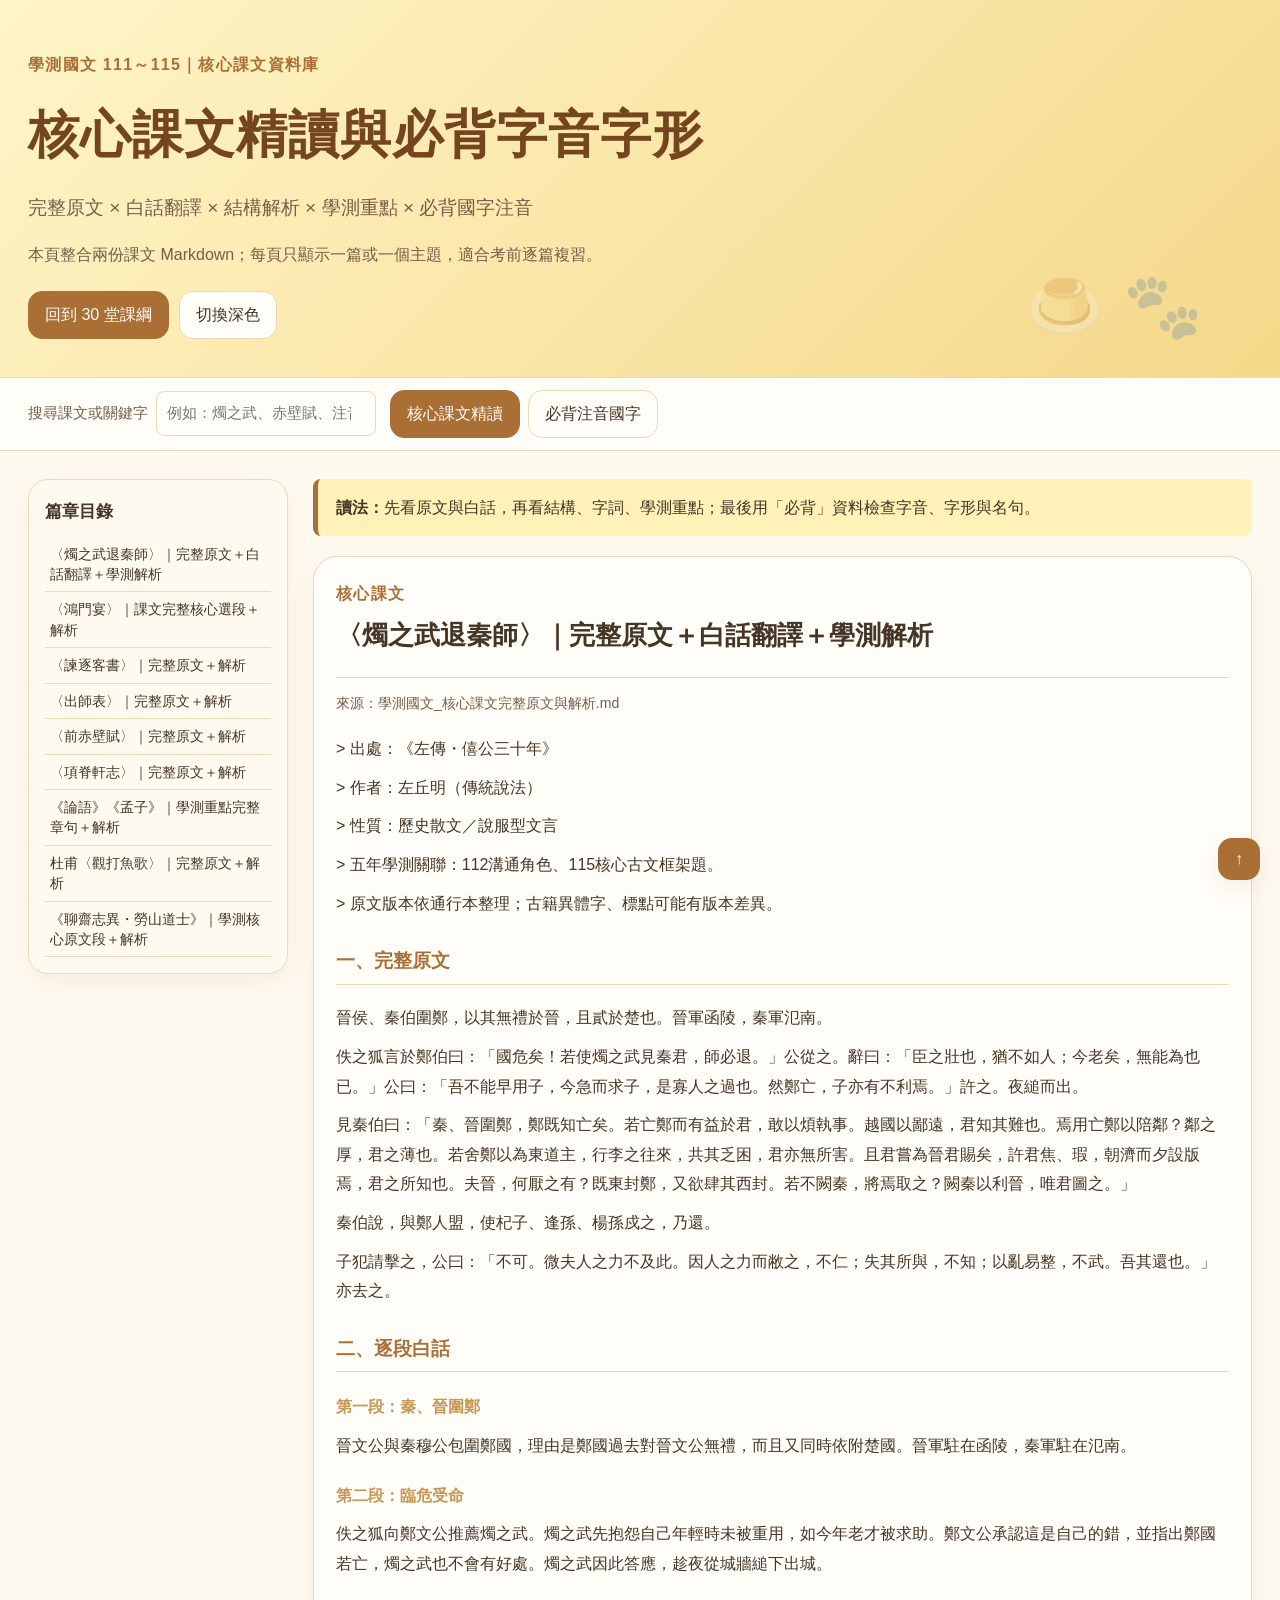
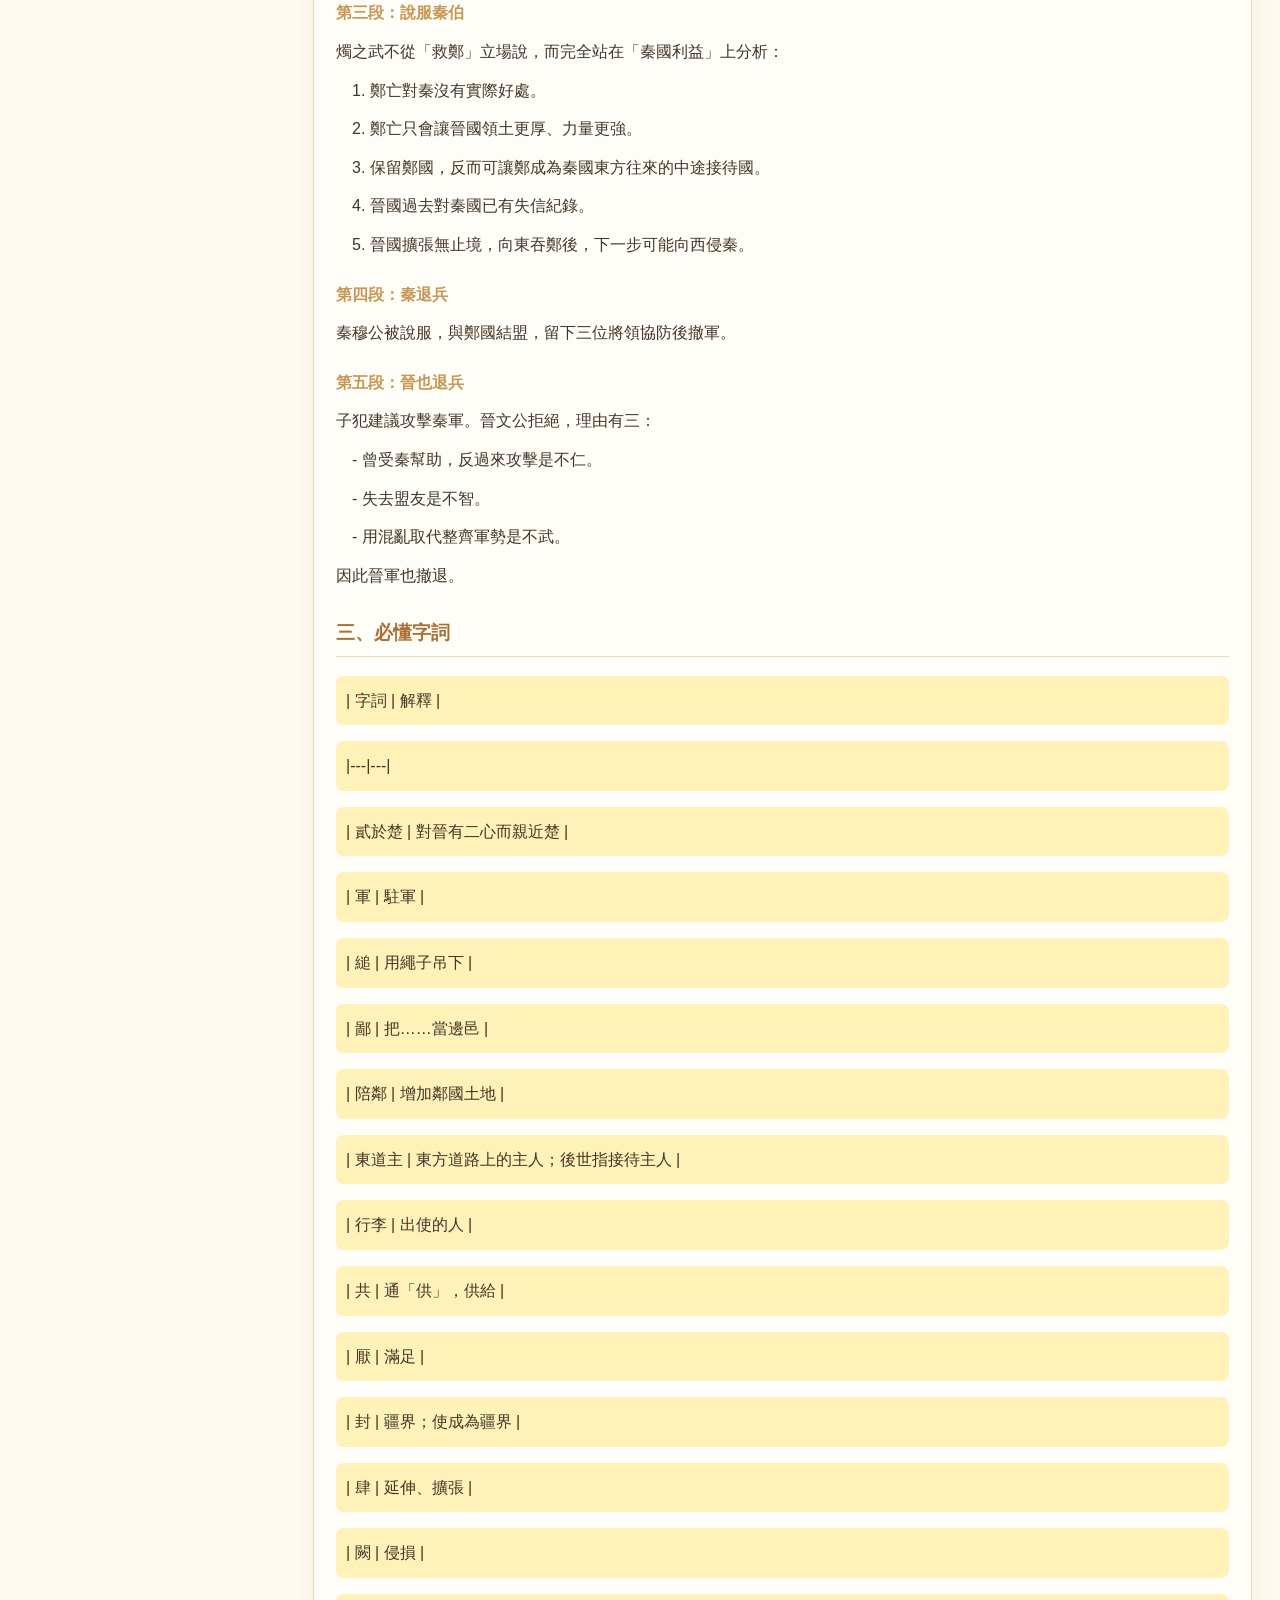
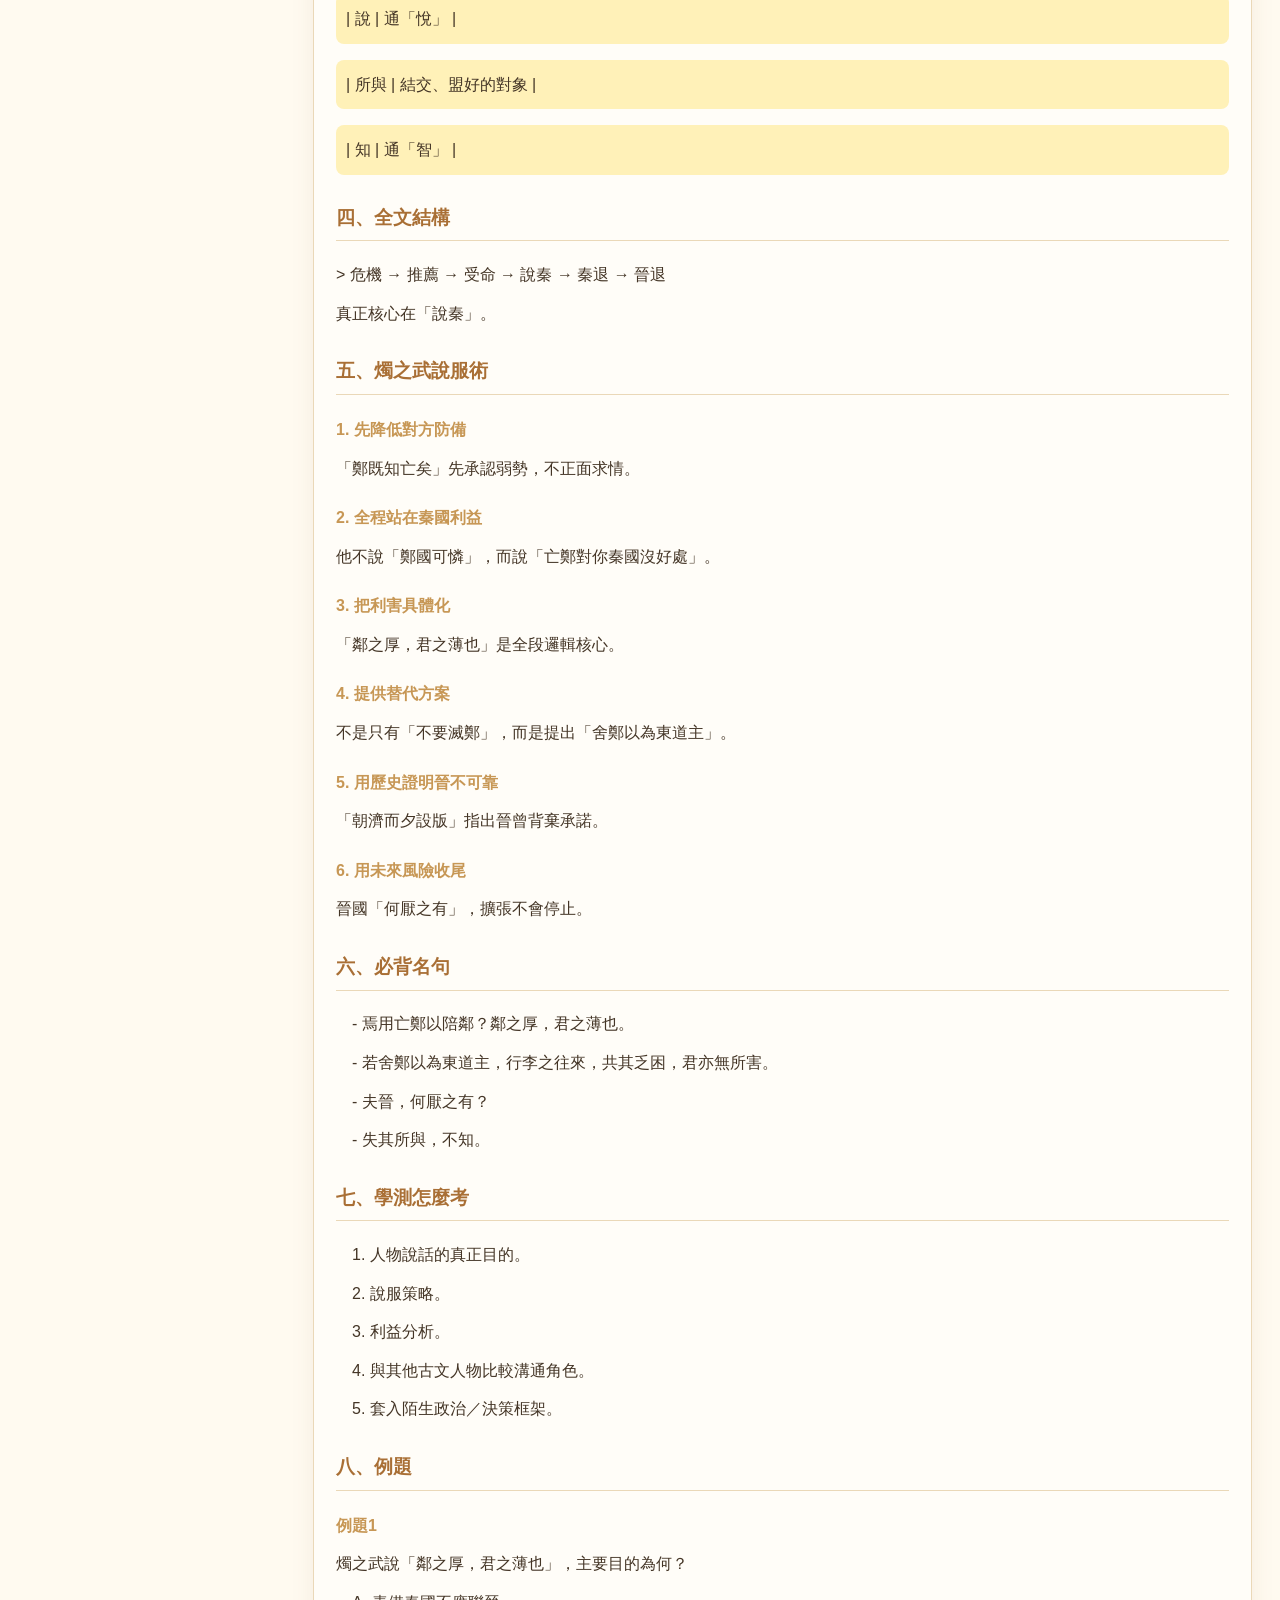
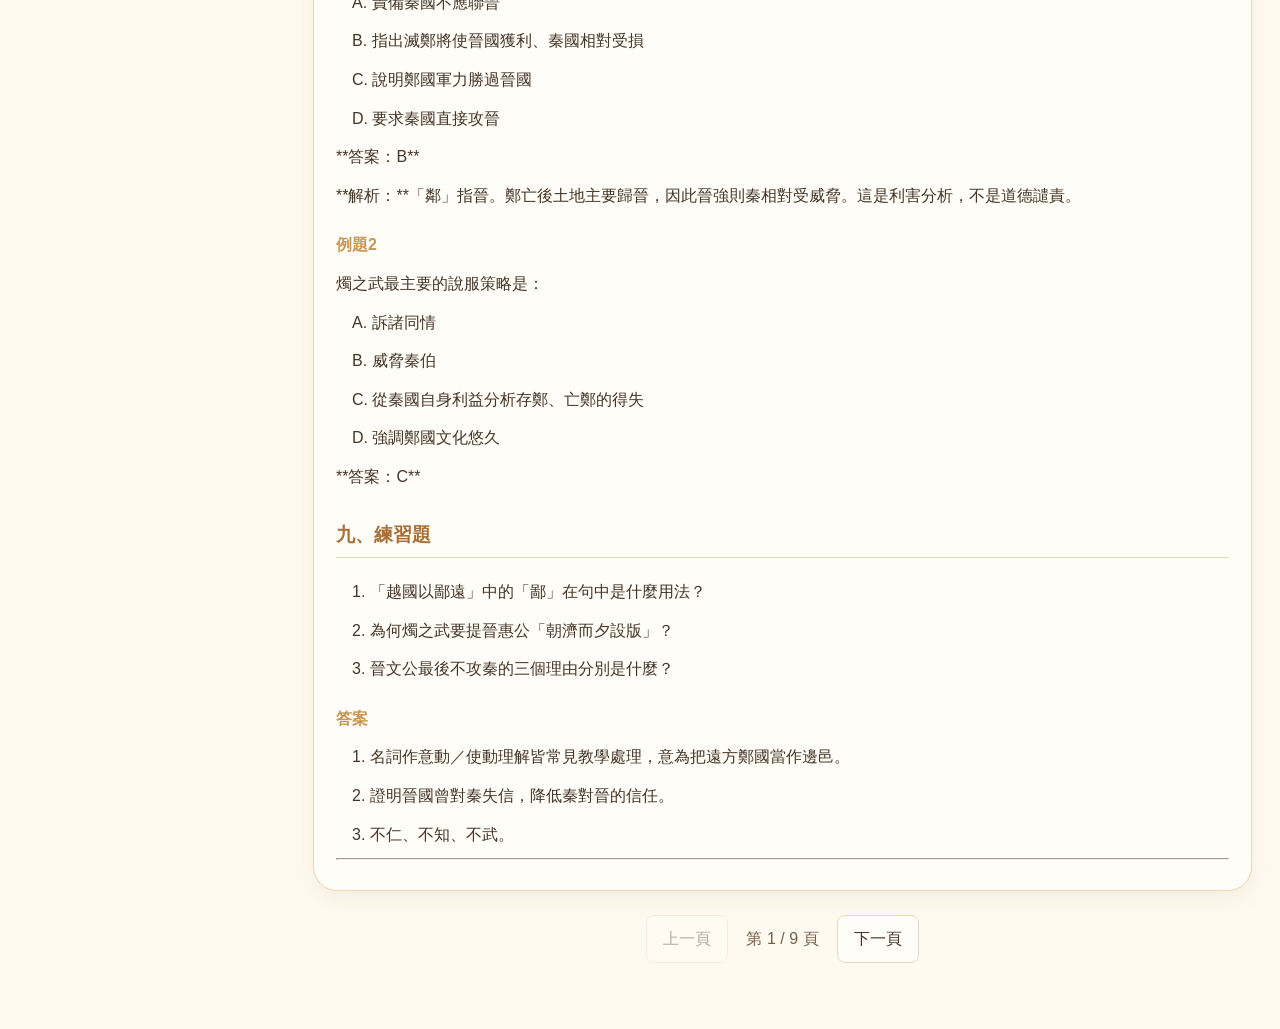
<file: docs/核心課文精讀.html>
<!doctype html><html lang="zh-Hant"><head><meta charset="utf-8"><meta name="viewport" content="width=device-width,initial-scale=1"><title>學測國文｜核心課文精讀</title><link rel="stylesheet" href="assets/styles.css"></head><body><header class="hero"><div class="hero-inner"><p class="eyebrow">學測國文 111～115｜核心課文資料庫</p><h1>核心課文精讀與必背字音字形</h1><p class="subtitle">完整原文 × 白話翻譯 × 結構解析 × 學測重點 × 必背國字注音</p><p class="intro">本頁整合兩份課文 Markdown；每頁只顯示一篇或一個主題，適合考前逐篇複習。</p><div class="hero-actions"><a class="button" href="index.html">回到 30 堂課綱</a><button id="themeBtn">切換深色</button></div></div></header><nav class="toolbar"><div class="toolbar-inner"><label class="search">搜尋課文或關鍵字 <input id="search" type="search" placeholder="例如：燭之武、赤壁賦、注音"></label><div class="switches"><button class="mode active" data-mode="core">核心課文精讀</button><button class="mode" data-mode="must">必背注音國字</button></div></div></nav><main class="core-layout"><aside class="sidebar"><h2>篇章目錄</h2><div id="toc"></div></aside><section class="content"><div class="notice"><strong>讀法：</strong>先看原文與白話，再看結構、字詞、學測重點；最後用「必背」資料檢查字音、字形與名句。</div><div id="cards"></div><nav id="pager" class="pager"></nav></section></main><button id="topBtn" class="top">↑</button><script src="assets/core-data.js"></script><script src="assets/core-app.js"></script></body></html>
</file>
<file: docs/assets/styles.css>
:root { --ink:#24313d; --muted:#607080; --paper:#f7f5f0; --card:#fff; --line:#dfe4e7; --accent:#236b68; --accent-soft:#e0f1ee; --gold:#b67b35; --danger:#a94a4a; --shadow:0 10px 28px rgba(35,53,64,.08); }
* { box-sizing:border-box; }
html { scroll-behavior:smooth; }
body { margin:0; background:var(--paper); color:var(--ink); font-family:"Noto Sans TC","Microsoft JhengHei",system-ui,sans-serif; line-height:1.8; overflow-x:hidden; }
button,input,select { font:inherit; }
.hero { background:linear-gradient(135deg,#e8f1ef,#f6eadb); border-bottom:1px solid var(--line); }
.hero-inner { max-width:1280px; margin:auto; padding:50px 28px 38px; }
.eyebrow { color:var(--accent); font-weight:800; letter-spacing:.08em; margin:0 0 8px; }
h1 { margin:0; font-size:clamp(2rem,4vw,3.4rem); letter-spacing:.02em; }
.subtitle { font-size:1.2rem; color:var(--muted); margin:8px 0; }
.intro { max-width:760px; color:var(--muted); margin:14px 0 22px; }
.hero-actions { display:flex; gap:10px; }
button,.button { border:1px solid var(--line); border-radius:999px; padding:8px 16px; background:var(--card); color:var(--ink); cursor:pointer; text-decoration:none; display:inline-block; }
button:hover { border-color:var(--accent); color:var(--accent); }
.toolbar { position:sticky; top:0; z-index:10; background:color-mix(in srgb,var(--card) 94%,transparent); backdrop-filter:blur(12px); border-bottom:1px solid var(--line); }
.toolbar-inner { max-width:1280px; margin:auto; padding:12px 28px; display:flex; gap:14px; align-items:center; flex-wrap:wrap; }
.search,.filter { display:flex; gap:8px; align-items:center; color:var(--muted); font-size:.92rem; }
input[type=search],select { border:1px solid var(--line); background:var(--card); color:var(--ink); border-radius:8px; padding:8px 10px; min-width:220px; }
.progress { margin-left:auto; color:var(--accent); font-weight:800; }
.layout { max-width:1280px; margin:auto; padding:28px; display:grid; grid-template-columns:240px minmax(0,1fr); gap:25px; }
.sidebar { position:sticky; top:76px; align-self:start; max-height:calc(100vh - 95px); overflow:auto; background:var(--card); border:1px solid var(--line); border-radius:14px; padding:16px; box-shadow:var(--shadow); }
.sidebar h2 { font-size:1.05rem; margin:0 0 10px; }
.toc-link { display:flex; width:100%; gap:8px; color:var(--ink); text-decoration:none; text-align:left; padding:7px 5px; border:0; border-bottom:1px solid var(--line); border-radius:0; font-size:.88rem; line-height:1.45; background:transparent; }
.toc-link:hover { color:var(--accent); }
.toc-link span { color:var(--accent); font-weight:800; min-width:32px; }
.toc-link.done { opacity:.55; text-decoration:line-through; }
.notice { background:var(--accent-soft); border-left:5px solid var(--accent); border-radius:8px; padding:14px 18px; margin-bottom:20px; }
.lesson { background:var(--card); border:1px solid var(--line); border-radius:16px; margin:0 0 24px; padding:22px; box-shadow:var(--shadow); scroll-margin-top:90px; }
.lesson.is-done { border-color:var(--accent); }
.lesson-head { display:flex; justify-content:space-between; gap:20px; align-items:flex-start; border-bottom:1px solid var(--line); padding-bottom:14px; }
.lesson-meta { display:flex; flex-wrap:wrap; gap:8px; margin-top:14px; color:var(--muted); font-size:.86rem; }
.lesson-meta span { background:color-mix(in srgb,var(--accent-soft) 55%,var(--card)); border-radius:999px; padding:3px 10px; }
.unit { color:var(--accent); font-weight:900; letter-spacing:.08em; }
.lesson h2 { margin:3px 0 4px; font-size:1.6rem; }
.focus { margin:0; color:var(--muted); }
.done { white-space:nowrap; color:var(--accent); font-weight:800; font-size:.9rem; }
.done input { accent-color:var(--accent); width:18px; height:18px; vertical-align:middle; }
.lesson-grid { display:grid; grid-template-columns:1fr 1fr; gap:16px; margin-top:17px; }
.panel { border:1px solid var(--line); border-radius:11px; padding:16px; }
.panel h3 { margin:0 0 8px; color:var(--accent); font-size:1.05rem; }
.panel h4 { margin:14px 0 3px; font-size:.95rem; }
.panel p { margin:6px 0; }
.panel h4 { color:var(--muted); }
.teacher-note { border-left:3px solid var(--gold); padding-left:10px; color:var(--muted); }
.panel ul,.panel ol { margin:6px 0 0; padding-left:1.5em; }
.memorize { border-top:4px solid var(--gold); }
.steps { margin-top:16px; background:color-mix(in srgb,var(--accent-soft) 35%,var(--card)); }
.steps li { margin:4px 0; }
.lower { margin-top:16px; }
.example { border-top:4px solid var(--gold); }
.pitfalls { border-top:4px solid var(--danger); }
.pitfalls li::marker { color:var(--danger); }
.memory { color:var(--gold); font-weight:800; }
.practice { margin-top:12px; padding:10px; border-radius:8px; background:color-mix(in srgb,var(--accent-soft) 55%,var(--card)); }
.teach-more { margin-top:16px; border-top:1px dashed var(--line); padding-top:12px; }
.teach-more summary { cursor:pointer; color:var(--accent); font-weight:800; }
.summary-box { margin-top:10px; color:var(--muted); }
.source { color:var(--muted); font-size:.9rem; padding:10px 0 30px; }
.source a { color:var(--accent); }
.empty,.empty-box { color:var(--muted); padding:12px; }
.pager { display:flex; align-items:center; justify-content:center; gap:18px; margin:4px 0 38px; color:var(--muted); }
.pager button { border-radius:8px; background:var(--card); }
.pager button:disabled { opacity:.4; cursor:not-allowed; }
.empty-box { background:var(--card); border:1px solid var(--line); border-radius:10px; }
.top { position:fixed; right:20px; bottom:20px; width:42px; height:42px; padding:0; background:var(--accent); color:#fff; border:0; box-shadow:var(--shadow); }
.core-layout { max-width:1280px; margin:auto; padding:28px; display:grid; grid-template-columns:260px minmax(0,1fr); gap:25px; }
.switches { display:flex; gap:8px; flex-wrap:wrap; }
.mode.active { background:var(--accent); color:#fff; border-color:var(--accent); }
.core-card { max-width:960px; }
.core-source { color:var(--muted); font-size:.88rem; margin:12px 0 18px; }
.core-body h3 { margin-top:26px; color:var(--accent); border-bottom:1px solid var(--line); padding-bottom:5px; }
.core-body h4 { margin:20px 0 4px; color:var(--gold); }
.source-line { white-space:pre-wrap; margin:9px 0; }
.source-line.bullet { padding-left:16px; }
.table-text { white-space:pre-wrap; overflow:auto; background:var(--accent-soft); padding:10px; border-radius:8px; font:inherit; }
.lesson-enhanced { border-top:5px solid var(--gold); }
.rich-section { margin-top:16px; }
.rich-section > h3 { display:flex; gap:8px; align-items:center; flex-wrap:wrap; }
.source-tag { font-size:.75rem; color:var(--accent); border:1px solid var(--accent); border-radius:999px; padding:1px 8px; font-weight:700; }
.concept-grid { display:grid; grid-template-columns:repeat(2,minmax(0,1fr)); gap:14px; }
.concept-card,.real-card,.example-card { border:1px solid var(--line); border-radius:10px; padding:14px; margin-top:12px; background:color-mix(in srgb,var(--card) 88%,var(--accent-soft)); }
.concept-card h4,.real-card h4,.example-card h4 { margin:0 0 6px; color:var(--accent); }
.concept-card h5 { margin:12px 0 2px; color:var(--gold); }
.concept-card p,.real-card p,.example-card p { margin:4px 0; }
.real-card summary,.practice-card summary { cursor:pointer; color:var(--accent); font-weight:800; }
.real-card-body { padding-top:10px; }
.quiz-instruction { color:var(--muted); font-weight:700; margin-top:12px !important; }
.real-options { display:grid; gap:9px; margin-top:12px; }
.real-option { width:100%; display:grid; grid-template-columns:34px minmax(0,1fr) auto; align-items:start; gap:9px; text-align:left; border:1px solid var(--line); border-radius:9px; padding:11px 13px; background:var(--card); color:var(--ink); line-height:1.6; cursor:pointer; }
.real-option:hover,.real-option:focus-visible { border-color:var(--accent); outline:3px solid color-mix(in srgb,var(--accent) 22%,transparent); }
.real-option.is-selected { border-color:var(--accent); background:var(--accent-soft); box-shadow:0 0 0 2px color-mix(in srgb,var(--accent) 18%,transparent); }
.real-option.is-correct { background:#eef9f1; border-color:#4f9b6d; color:#245c3a; }
.real-option.is-incorrect { background:#fff1f1; border-color:#cf5b5b; color:#7c2f2f; }
.real-option:disabled { cursor:default; opacity:1; }
.option-key { font-weight:900; color:var(--accent); }
.option-text { white-space:pre-wrap; min-width:0; }
.option-result { font-size:.84rem; font-weight:800; white-space:nowrap; }
.quiz-controls { display:flex; gap:9px; flex-wrap:wrap; margin-top:13px; }
.confirm-answer,.reset-answer { border-radius:8px; font-weight:800; }
.confirm-answer { background:var(--accent); border-color:var(--accent); color:#fff; }
.confirm-answer:disabled { opacity:.45; cursor:not-allowed; }
.quiz-feedback { display:flex; gap:12px; align-items:center; flex-wrap:wrap; margin-top:12px; padding:10px 12px; border-radius:8px; font-weight:800; }
.quiz-feedback.is-correct { background:#eef9f1; border:1px solid #4f9b6d; color:#245c3a; }
.quiz-feedback.is-incorrect { background:#fff1f1; border:1px solid #cf5b5b; color:#7c2f2f; }
.quiz-notice { color:#8a5b10; background:#fff7e6; border-left:4px solid var(--gold); padding:7px 10px; }
.explanation-panel { margin-top:14px; border-top:1px dashed var(--line); padding-top:10px; }
.explanation-panel summary { cursor:pointer; color:var(--accent); font-weight:900; }
.core-explanation { margin-top:12px; padding:10px 12px; border-left:4px solid var(--accent); border-radius:8px; background:var(--accent-soft); }
.core-explanation h4 { margin:0 0 4px; color:var(--accent); }
.core-explanation p { margin:0; }
.practice-cards { display:grid; gap:10px; }
.practice-card { border:1px solid var(--line); border-radius:10px; padding:14px; background:var(--card); }
.practice-card h4 { margin:0 0 6px; color:var(--accent); }
.wrong-text { color:var(--danger); }
.material { white-space:pre-wrap; background:var(--paper); border-left:3px solid var(--gold); padding:10px; }
.answer-line { color:var(--accent); font-weight:800; }
.option-list { display:grid; gap:7px; margin-top:12px; }
.option-analysis-list { display:grid; gap:8px; margin-top:12px; }
.option-analysis { padding:9px 11px; border-radius:8px; background:var(--card); border-left:3px solid var(--line); white-space:pre-wrap; }
.option-analysis strong { display:inline-block; margin-right:7px; }
.option-analysis p { margin:4px 0; }
.option-analysis small { color:var(--muted); }
.option-analysis.is-correct { border-left-color:#4f9b6d; background:#eef9f1; color:#245c3a; }
.option-analysis.is-wrong { border-left-color:var(--line); background:var(--card); color:var(--ink); }
.option-analysis.is-wrong strong { color:#cf5b5b; }
.supplement-nav { margin-top:20px; padding-top:18px; border-top:2px solid var(--line); }
.supplement-nav h2 { margin:0 0 4px; color:var(--accent); }
.supplement-nav p { margin:0 0 10px; color:var(--muted); font-size:.88rem; }
.supplement-nav button { display:block; width:100%; margin:5px 0; padding:9px 10px; text-align:left; border:1px solid var(--line); border-radius:8px; background:var(--card); color:var(--ink); cursor:pointer; }
.supplement-nav button:hover, .supplement-nav button:focus-visible { border-color:var(--accent); color:var(--accent); }
.supplement-panel { scroll-margin-top:80px; }
.supp-guide-library { margin:1rem 0 1.5rem; padding:1rem; border:1px solid #d9e4e9; border-radius:14px; background:#f7fbfc; }
.supplement-subhead { margin-bottom:1rem; }
.supplement-subhead h3 { margin:.25rem 0; }
.supp-guide-grid { display:grid; gap:1rem; }
.supp-guide-card { padding:1rem; border:1px solid #d7e2e7; border-radius:12px; background:#fff; scroll-margin-top:5rem; }
.supp-guide-card h3 { margin:.25rem 0 .4rem; }
.guide-priority { color:#aa6a1d; letter-spacing:.08em; }
.guide-return { margin:.9rem 0 0; }
.guide-return button, .text-guide-link { border:1px solid #6c92a4; border-radius:999px; background:#f1f7fa; color:#245064; padding:.55rem .85rem; cursor:pointer; }
.text-guide-link { margin:.25rem 0 .7rem; font-size:.92rem; }
.text-guide-link:focus-visible, .guide-return button:focus-visible { outline:3px solid #9bc5d8; outline-offset:2px; }
.supplement-head { border-bottom:1px solid var(--line); padding-bottom:14px; }
.supplement-head h2 { margin:4px 0 6px; }
.supplement-head p { margin:0 0 12px; color:var(--muted); }
.supplement-head input { width:min(100%, 560px); padding:11px 12px; border:1px solid var(--line); border-radius:8px; background:var(--card); color:var(--ink); }
.supplement-tabs { display:flex; flex-wrap:wrap; gap:8px; margin:14px 0 18px; }
.supplement-tabs button { border:1px solid var(--line); background:var(--card); color:var(--ink); border-radius:999px; padding:8px 12px; cursor:pointer; }
.supplement-tabs button.active { background:var(--accent); border-color:var(--accent); color:#fff; }
.supp-text-card { border:1px solid var(--line); border-radius:12px; background:var(--card); padding:16px; margin:14px 0; }
.supp-text-card h3 { margin:3px 0 8px; }
.supp-kicker, .supp-tag { color:var(--accent); font-size:.78rem; font-weight:800; letter-spacing:.04em; }
.supp-meta, .supp-related { color:var(--muted); margin:6px 0; }
.supp-understand { margin:14px 0; padding:14px; border-left:4px solid var(--accent); background:var(--accent-soft); border-radius:8px; }
.supp-understand h4 { margin:10px 0 5px; color:var(--accent); }
.supp-understand h4:first-child { margin-top:0; }
.flow-line { font-weight:700; line-height:1.8; }
.supp-text-card details { margin-top:8px; border-top:1px dashed var(--line); padding-top:8px; }
.supp-text-card summary { cursor:pointer; font-weight:800; color:var(--accent); padding:6px 0; }
.supp-body { line-height:1.85; }
.supp-body h4 { margin:16px 0 5px; color:var(--accent); }
.supp-body h5 { margin:12px 0 4px; }
.supp-body p { margin:7px 0; }
.supp-body ul, .question-focus { margin:6px 0 10px; padding-left:20px; }
.supp-body blockquote, .key-sentences blockquote { margin:8px 0; padding:8px 12px; border-left:3px solid var(--accent); background:var(--accent-soft); }
.supp-table-row { display:grid; grid-template-columns:repeat(auto-fit,minmax(120px,1fr)); gap:8px; padding:7px 0; border-bottom:1px solid var(--line); }
.supp-toolbar { display:flex; justify-content:flex-end; margin:8px 0 12px; }
.supp-toolbar select { padding:9px; border:1px solid var(--line); border-radius:8px; background:var(--card); color:var(--ink); }
.supp-character-grid, .supp-word-grid, .supp-knowledge-grid { display:grid; grid-template-columns:repeat(auto-fit,minmax(230px,1fr)); gap:12px; }
.supp-character-card, .supp-word-card, .supp-knowledge-card { border:1px solid var(--line); border-radius:10px; background:var(--card); padding:13px; }
.supp-character-card h4, .supp-word-card h4, .supp-knowledge-card h4 { margin:3px 0 8px; }
.supp-character-card p, .supp-word-card p, .supp-knowledge-card p { margin:6px 0; line-height:1.7; }
.pronunciation { color:var(--accent); font-size:1.2rem; font-weight:900; }
.supp-card-actions { display:flex; gap:8px; margin-top:10px; }
.supp-card-actions button { flex:1; padding:7px 8px; border:1px solid var(--line); border-radius:7px; background:var(--card); color:var(--ink); cursor:pointer; }
.supp-card-actions button:hover, .supp-card-actions button:focus-visible { border-color:var(--accent); color:var(--accent); }
.supp-cram-list { display:grid; gap:8px; }
.supp-cram-item { display:flex; gap:10px; align-items:center; padding:11px 12px; border:1px solid var(--line); border-radius:8px; background:var(--card); cursor:pointer; }
.supp-cram-item strong { display:inline-block; min-width:92px; color:var(--accent); margin-right:8px; }
@media (max-width:700px) { .supplement-tabs { position:sticky; top:0; z-index:2; background:var(--bg); padding:8px 0; overflow-x:auto; flex-wrap:nowrap; } .supplement-tabs button { white-space:nowrap; } .supp-character-grid, .supp-word-grid, .supp-knowledge-grid { grid-template-columns:1fr; } .supp-table-row { grid-template-columns:1fr; gap:2px; } .supp-cram-item { align-items:flex-start; } .supp-cram-item strong { min-width:70px; } .supp-guide-library { padding:.75rem; } .supp-guide-card { padding:.85rem; } .text-guide-link, .guide-return button { width:100%; min-height:2.75rem; } }
.practice-list li,.answer-list li { margin:7px 0; }
.trap { border-left:3px solid var(--danger); padding:7px 12px; margin:8px 0; background:color-mix(in srgb,var(--danger) 7%,var(--card)); }
.trap h4 { margin:0; color:var(--danger); }
.sop-list li { margin:8px 0; }
.quiz-item { border-top:1px solid var(--line); padding:9px 0; }
.quiz-item summary { cursor:pointer; color:var(--accent); font-weight:700; }
.lesson-actions { display:flex; flex-wrap:wrap; gap:8px; margin:16px 0 4px; position:sticky; top:70px; z-index:2; background:color-mix(in srgb,var(--card) 92%,transparent); padding:8px 0; }
.lesson-actions .button { border-radius:8px; color:var(--accent); font-weight:800; }
.memory-grid { display:grid; grid-template-columns:repeat(4,minmax(0,1fr)); gap:10px; }
.memory-card { border:1px solid var(--line); border-radius:9px; padding:11px; background:color-mix(in srgb,var(--accent-soft) 42%,var(--card)); }
.memory-card h4 { margin:0 0 4px; color:var(--accent); }
.memory-card p { margin:3px 0; font-size:.92rem; }
.answer-reveal { margin-top:14px; border:1px dashed var(--gold); border-radius:8px; padding:10px; }
.answer-reveal summary { cursor:pointer; color:var(--gold); font-weight:800; }
.compare-table { overflow:auto; margin-top:8px; }
.compare-table table { width:100%; border-collapse:collapse; min-width:620px; }
.compare-table th,.compare-table td { border:1px solid var(--line); padding:9px; vertical-align:top; text-align:left; }
.compare-table th { background:var(--accent-soft); color:var(--accent); }
.status { border-radius:999px; padding:3px 10px; font-weight:800; }
.status-complete { background:var(--accent-soft); color:var(--accent); }
.status-partial { background:#fff0cf; color:#8a5b10; }
.status-rebuild { background:#f9dddd; color:var(--danger); }
.warning { color:#8a5b10; background:#fff7e6; border-left:4px solid var(--gold); padding:9px 12px; }
.lesson-nav { display:flex; justify-content:space-between; align-items:center; gap:12px; margin-top:22px; padding-top:16px; border-top:1px solid var(--line); color:var(--muted); }
.lesson-nav button { border-radius:8px; }
.lesson-nav button:disabled { opacity:.4; cursor:not-allowed; }
.essay-panel { margin-top:24px; border-top:5px solid #6d55a8; }
.essay-year { margin-top:16px; padding:14px; border:1px solid var(--line); border-radius:10px; }
.essay-card { margin-top:10px; border:1px dashed #8e7ac2; border-radius:8px; padding:10px 12px; }
.essay-card summary { cursor:pointer; color:#6d55a8; font-weight:800; }
.essay-card h4 { color:#6d55a8; }
.answer-box { background:color-mix(in srgb,#6d55a8 10%,var(--card)); border-left:4px solid #6d55a8; padding:10px 12px; }
.memory-table { overflow:auto; margin-top:16px; }
.memory-table table { width:100%; min-width:520px; border-collapse:collapse; }
.memory-table th,.memory-table td { border:1px solid var(--line); padding:8px; text-align:left; vertical-align:top; }
.memory-table th { background:var(--accent-soft); color:var(--accent); }
@media (max-width:700px) { .concept-grid { grid-template-columns:1fr; } .rich-section { padding:12px; } .concept-card,.real-card,.example-card { padding:11px; } }
@media (max-width:900px) { .memory-grid { grid-template-columns:repeat(2,minmax(0,1fr)); } }
@media (max-width:800px) { .core-layout { grid-template-columns:1fr; padding:16px; } .core-layout .sidebar { position:static; max-height:220px; } }
@media (max-width: 850px) { .layout { grid-template-columns:1fr; padding:18px 14px; min-width:0; overflow:hidden; } .sidebar { position:sticky; top:65px; z-index:5; max-height:220px; min-width:0; overflow:hidden; } #toc { display:flex; gap:7px; overflow-x:auto; overflow-y:hidden; padding-bottom:3px; min-width:0; } .toc-link { min-width:155px; border:1px solid var(--line); border-radius:8px; padding:8px; } .toolbar-inner { padding:10px 14px; } .search { width:100%; } input[type=search] { flex:1; min-width:0; } .progress { margin-left:0; } }
@media (max-width: 600px) { .hero-inner { padding:34px 18px 28px; } .lesson { padding:16px; } .lesson-head { display:block; } .done { display:block; margin-top:10px; } .lesson-grid { grid-template-columns:1fr; } .panel { padding:13px; } .filter { width:100%; } select { flex:1; } h1 { font-size:2rem; } }

/* Pudding cafe theme: presentation-only overrides. Quiz semantics stay green/red. */
:root {
  --ink:#443526;
  --muted:#765e48;
  --paper:#fffaf0;
  --card:#fffdf8;
  --line:#ead8b8;
  --accent:#a96f35;
  --accent-soft:#fff1b8;
  --gold:#c79755;
  --danger:#b44f4f;
  --shadow:0 8px 24px rgba(120,80,40,.08);
  --pudding-yellow:#f6d978;
  --pudding-light:#fff1b8;
  --cream:#fff8e8;
  --caramel:#a96f35;
  --caramel-dark:#74451f;
  --caramel-soft:#d8ad78;
  --milk-brown:#8a6847;
  --border-soft:#ead8b8;
  --text-main:#443526;
  --text-soft:#765e48;
  --text-muted:#9a856f;
  --space-1:4px;
  --space-2:8px;
  --space-3:12px;
  --space-4:16px;
  --space-5:24px;
  --space-6:32px;
  --space-7:48px;
}

html { background:var(--paper); }
body {
  background:
    radial-gradient(circle at 9% 13%, rgba(246,217,120,.07) 0 2px, transparent 3px),
    radial-gradient(circle at 92% 28%, rgba(169,111,53,.05) 0 3px, transparent 4px),
    var(--paper);
  color:var(--text-main);
  font-family:-apple-system,BlinkMacSystemFont,"Segoe UI","Noto Sans TC","PingFang TC","Microsoft JhengHei",sans-serif;
  line-height:1.85;
}
.hero {
  position:relative;
  overflow:hidden;
  background:linear-gradient(135deg,#fff5c8,#f4d889);
  border-bottom:1px solid var(--border-soft);
}
.hero::after {
  content:"🍮  🐾";
  position:absolute;
  right:clamp(18px,6vw,90px);
  bottom:12px;
  opacity:.22;
  font-size:clamp(2rem,5vw,4.5rem);
  filter:saturate(.75);
  pointer-events:none;
}
.hero-inner { padding:50px 28px 38px; }
.eyebrow,.unit,.panel h3,.concept-card h4,.real-card h4,.example-card h4,
.supplement-nav h2,.supplement-tabs button.active,.supplement-head h2 { color:var(--caramel); }
h1 { color:var(--caramel-dark); font-weight:900; }
.subtitle { color:var(--text-soft); }
.intro { color:var(--text-soft); }
button,.button {
  border-color:var(--border-soft);
  border-radius:14px;
  background:var(--card);
  color:var(--text-main);
  transition:transform 160ms ease,border-color 160ms ease,background 160ms ease;
}
button:hover,.button:hover { transform:translateY(-1px); border-color:var(--caramel); color:var(--caramel-dark); }
.hero-actions button:first-child,.hero-actions .button:first-child,
.confirm-answer { background:var(--caramel); border-color:var(--caramel); color:#fffdf8; }
.toolbar { background:rgba(255,253,248,.94); border-bottom-color:var(--border-soft); }
.sidebar { background:#fffaf0; border-color:var(--border-soft); border-radius:20px; box-shadow:var(--shadow); }
.toc-link { border-bottom-color:var(--border-soft); }
.toc-link:hover { background:#fff5dc; color:var(--caramel-dark); }
.toc-link span { color:var(--caramel); }
.toc-link.active,.toc-link[aria-current="page"] { background:var(--pudding-yellow); color:var(--caramel-dark); border-radius:10px; }
.lesson { background:var(--card); border-color:var(--border-soft); border-radius:24px; box-shadow:var(--shadow); }
.lesson.is-done { border-color:#6aa477; }
.lesson-head { border-bottom-color:var(--border-soft); }
.lesson-meta span { background:#fff5dc; color:var(--milk-brown); }
.panel,.concept-card,.real-card,.example-card,.practice-card,.supp-text-card,
.supp-character-card,.supp-word-card,.supp-knowledge-card { border-color:var(--border-soft); border-radius:16px; background:var(--card); }
.panel h4,.concept-card h5 { color:var(--milk-brown); }
.memorize,.example,.lesson-enhanced { border-top-color:var(--caramel-soft); }
.steps,.practice,.core-explanation,.supp-understand { background:#fff8e8; border-left-color:var(--caramel); }
.real-card summary,.practice-card summary,.explanation-panel summary { color:var(--caramel); }
.real-option { border-color:#e6dccb; border-radius:14px; background:#fff; }
.real-option:hover,.real-option:focus-visible { border-color:var(--caramel-soft); outline:3px solid rgba(246,217,120,.35); }
.real-option.is-selected { background:#fff4c7; border-color:#c79755; }
.real-option.is-correct { background:#eef9f1; border-color:#4f9b6d; color:#245c3a; }
.real-option.is-incorrect { background:#fff1f1; border-color:#cf5b5b; color:#7c2f2f; }
.option-key { color:var(--caramel); }
.quiz-feedback.is-correct { background:#eef9f1; border-color:#4f9b6d; color:#245c3a; }
.quiz-feedback.is-incorrect { background:#fff1f1; border-color:#cf5b5b; color:#7c2f2f; }
.option-analysis.is-correct { background:#eef9f1; border-left-color:#4f9b6d; color:#245c3a; }
.option-analysis.is-wrong { background:#fffdf8; }
.option-analysis.is-wrong strong { color:#b44f4f; }
.quiz-notice,.warning { background:#fff7e6; border-left-color:var(--caramel-soft); color:#8a5b10; }
.answer-line,.memory,.source a,.supp-body h4,.supp-text-card summary,.pronunciation { color:var(--caramel); }
.material { background:#fff8e8; border-left-color:var(--caramel-soft); }
.trap { border-left-color:#cf7a6e; background:#fff5f2; }
.trap h4,.wrong-text { color:#b44f4f; }
.memory-card { background:#fff8e8; border-color:var(--border-soft); border-radius:14px; }
.memory-card h4 { color:var(--caramel); }
.answer-reveal { border-color:var(--caramel-soft); }
.answer-reveal summary { color:var(--caramel); }
.compare-table th,.memory-table th { background:#fff1b8; color:var(--caramel-dark); }
.supplement-nav { border-top-color:var(--border-soft); }
.supplement-nav button,.supplement-tabs button { border-color:var(--border-soft); background:var(--card); }
.supplement-nav button:hover,.supplement-nav button:focus-visible,
.supplement-tabs button:hover,.supplement-tabs button:focus-visible { border-color:var(--caramel); color:var(--caramel-dark); }
.supp-guide-library { background:#fff8e8; border-color:var(--border-soft); border-radius:20px; }
.supp-guide-card { background:var(--card); border-color:var(--border-soft); border-radius:16px; }
.guide-return button,.text-guide-link { border-color:var(--caramel-soft); background:#fff4c7; color:var(--caramel-dark); }
.supp-cram-item { border-color:var(--border-soft); background:var(--card); border-radius:12px; }
.supp-cram-item strong,.guide-priority { color:var(--caramel); }
.supp-cram-card { display:grid; gap:3px; min-width:0; flex:1; }
.supp-cram-head { display:flex; align-items:center; justify-content:space-between; gap:8px; font-size:.82rem; }
.supp-cram-head strong { min-width:0; margin-right:0; }
.supp-cram-head em { color:var(--caramel); font-style:normal; white-space:nowrap; letter-spacing:.04em; }
.supp-cram-term { font-size:1.05rem; color:var(--ink); }
.supp-cram-answer { color:var(--ink); line-height:1.45; }
.supp-cram-reminder { color:var(--muted); font-size:.88rem; line-height:1.4; }
.top { background:var(--caramel); }
.lesson-nav { border-top-color:var(--border-soft); }
@media (prefers-reduced-motion: reduce) { *,*::before,*::after { scroll-behavior:auto !important; transition-duration:0.01ms !important; animation-duration:0.01ms !important; } }
@media (max-width:700px) {
  .hero::after { right:14px; bottom:8px; font-size:2.1rem; }
  .hero-inner { padding:34px 18px 28px; }
  .lesson { border-radius:18px; }
  .real-option { min-height:44px; padding:12px 13px; }
}

/* Supplement tabs and shared text-guide presentation. The data model stays untouched. */
.supplement-tabs { align-items:stretch; }
.supplement-tabs button { display:inline-flex; align-items:center; justify-content:center; min-height:44px; flex:0 1 auto; white-space:normal; overflow:visible; text-indent:0; opacity:1; font-size:1rem; line-height:1.35; }
.supplement-tabs button.active { background:var(--caramel); border-color:var(--caramel); color:var(--cream) !important; font-weight:800; }
.text-guide-card { background:var(--card); border:1px solid var(--border-soft); border-radius:20px; padding:20px; margin:16px 0; box-shadow:var(--shadow); }
.text-guide-header { margin-bottom:16px; }
.text-guide-title { color:var(--caramel-dark); font-size:clamp(1.2rem,2vw,1.5rem); line-height:1.4; margin:.25rem 0 .5rem; }
.text-guide-meta { color:var(--text-muted); font-size:.92rem; line-height:1.65; }
.text-guide-summary { background:var(--cream); border-left:4px solid var(--caramel); border-radius:12px; padding:14px 16px; margin:16px 0; }
.text-guide-summary h4 { color:var(--caramel-dark); margin:.35rem 0 .25rem; }
.text-guide-accordion { border-top:1px solid var(--border-soft); padding-top:8px; margin-top:10px; }
.text-guide-accordion-title { min-height:44px; display:flex; align-items:center; color:var(--caramel-dark); font-weight:800; cursor:pointer; }
.text-guide-quote { background:var(--pudding-light); border-left:3px solid var(--caramel-soft); border-radius:10px; padding:10px 12px; margin:8px 0; color:var(--text-main); }
.text-guide-footer { margin-top:18px; padding-top:12px; border-top:1px solid var(--border-soft); }
@media (max-width:700px) {
  .supplement-tabs { flex-wrap:nowrap; overflow-x:auto; padding:8px 2px; scrollbar-width:thin; }
  .supplement-tabs button { flex:0 0 auto; white-space:nowrap; }
  .text-guide-card { border-radius:16px; padding:14px; }
  .text-guide-title { font-size:1.2rem; overflow-wrap:anywhere; }
  .text-guide-meta { overflow-wrap:anywhere; }
}
/* True single-view pagination */
#lesson-view-root { min-width: 0; scroll-margin-top: 1.25rem; }
.lesson-view { min-width: 0; }
.lesson-view-tabs { display: flex; gap: .5rem; flex-wrap: wrap; margin: 1rem 0 1.25rem; padding: .25rem; border: 1px solid var(--line, #d9e1e5); border-radius: 12px; background: var(--surface-soft, #f6f8f9); }
.lesson-view-tabs button { min-height: 42px; padding: .55rem .8rem; border: 1px solid transparent; border-radius: 9px; background: transparent; color: inherit; cursor: pointer; }
.lesson-view-tabs button.active { background: var(--caramel, #b87442); color: #fff; border-color: var(--caramel, #b87442); }
.lesson-view-tabs button:focus-visible, .view-pager button:focus-visible { outline: 3px solid rgba(44, 105, 130, .35); outline-offset: 2px; }
.view-pager { display: flex; align-items: center; justify-content: space-between; gap: .75rem; margin-top: 1.25rem; }
.view-pager button { min-height: 44px; padding: .65rem 1rem; }
.view-pager button:disabled { opacity: .45; cursor: not-allowed; }
.noscript-fallback { margin: 1rem auto; max-width: 760px; padding: 1.25rem; border: 1px solid #d9e1e5; border-radius: 14px; background: #fffdf8; line-height: 1.8; }
@media (max-width: 600px) {
  .lesson-view-tabs { overflow-x: auto; flex-wrap: nowrap; scrollbar-width: thin; }
  .lesson-view-tabs button { flex: 0 0 auto; white-space: nowrap; }
  .view-pager { position: sticky; bottom: .5rem; z-index: 3; padding: .5rem; border: 1px solid var(--line, #d9e1e5); border-radius: 12px; background: rgba(255,255,255,.96); }
  .view-pager span { font-size: .9rem; white-space: nowrap; }
}

/* Mobile containment: keep the page in the viewport while allowing only the
   directory and tab rows to scroll horizontally. */
.layout > *, .content, #lesson-view-root, .lesson, .lesson-view, .panel,
.rich-section, .real-card, .example-card, .practice-card, .supplement-panel,
.lesson-head, .lesson-meta, .material { min-width: 0; max-width: 100%; }
.lesson h1, .lesson h2, .lesson h3, .lesson h4, .lesson p, .lesson li,
.lesson blockquote, .lesson .material, .lesson .option-text,
.supplement-panel h2, .supplement-panel h3, .supplement-panel p,
.supplement-panel li { white-space: normal; overflow-wrap: anywhere; word-break: normal; }

/* Dark pudding theme: warm cocoa surfaces with readable caramel accents. */
body.dark {
  --dark-bg:#1f1a16;
  --dark-surface:#2a231d;
  --dark-surface-2:#33291f;
  --dark-card:#30271f;
  --dark-border:#5a4632;
  --dark-text:#f3eadf;
  --dark-text-muted:#cdbca8;
  --dark-primary:#d79a55;
  --dark-primary-strong:#e7ad67;
  --dark-accent:#f0c978;
  --dark-accent-soft:#473821;
  --dark-success:#78b58a;
  --dark-danger:#d87d7d;
  --ink:var(--dark-text);
  --muted:var(--dark-text-muted);
  --paper:var(--dark-bg);
  --card:var(--dark-card);
  --line:var(--dark-border);
  --accent:var(--dark-primary);
  --accent-soft:var(--dark-accent-soft);
  --gold:var(--dark-accent);
  --danger:var(--dark-danger);
  --pudding-yellow:#6b4b26;
  --pudding-light:#473821;
  --cream:#382d23;
  --caramel:var(--dark-primary);
  --caramel-dark:#f0b86e;
  --caramel-soft:#b7834d;
  --milk-brown:#d9c2a6;
  --border-soft:var(--dark-border);
  --text-main:var(--dark-text);
  --text-soft:var(--dark-text-muted);
  --text-muted:#b9a38d;
  --shadow:0 10px 28px rgba(0,0,0,.28);
  background:var(--dark-bg);
  color:var(--dark-text);
}
body.dark,
body.dark main,
body.dark .layout,
body.dark .core-layout { background:var(--dark-bg); }
body.dark .hero { background:linear-gradient(135deg,#2b2118,#35281d); border-bottom-color:var(--dark-border); }
body.dark .hero::after { color:#d59a58; opacity:.48; filter:saturate(.8); }
body.dark h1 { color:#edb66d; }
body.dark .eyebrow, body.dark .unit, body.dark .panel h3,
body.dark .concept-card h4, body.dark .real-card h4,
body.dark .example-card h4, body.dark .supplement-nav h2,
body.dark .supplement-tabs button.active, body.dark .supplement-head h2 { color:#e7ad67; }
body.dark .subtitle, body.dark .intro { color:#d9c2a6; }
body.dark .toolbar { background:rgba(42,35,29,.96); border-bottom-color:var(--dark-border); }
body.dark input, body.dark select, body.dark textarea { background:#2d261f; border-color:#5e4c39; color:#f1e8df; }
body.dark input::placeholder { color:#a99580; }
body.dark input:focus, body.dark select:focus, body.dark textarea:focus { border-color:#c98b49; box-shadow:0 0 0 2px rgba(201,139,73,.15); }
body.dark .sidebar { background:var(--dark-surface); border-color:var(--dark-border); box-shadow:var(--shadow); }
body.dark .toc-link { color:#eadbca; border-bottom-color:var(--dark-border); background:transparent; }
body.dark .toc-link:hover { background:#3a2f26; color:#fff3df; }
body.dark .toc-link span { color:#e0a45f; }
body.dark .toc-link.active, body.dark .toc-link[aria-current="page"] { background:#5a3e22; color:#fff3df; }
body.dark .lesson, body.dark .panel, body.dark .concept-card,
body.dark .real-card, body.dark .example-card, body.dark .practice-card,
body.dark .supp-text-card, body.dark .supp-character-card,
body.dark .supp-word-card, body.dark .supp-knowledge-card { background:var(--dark-surface); border-color:#604c37; box-shadow:var(--shadow); }
body.dark .lesson-head { border-bottom-color:var(--dark-border); }
body.dark .lesson-meta span { background:#3a2f26; color:#d9c2a6; }
body.dark .panel h4, body.dark .concept-card h5 { color:#d9c2a6; }
body.dark .steps, body.dark .practice, body.dark .core-explanation, body.dark .supp-understand { background:#3a3020; border-left-color:#d89a4f; color:#f0dfc8; }
body.dark .material { background:#332d21; border-left-color:#b98a4b; color:#eadac5; }
body.dark .trap { background:#3b2925; border-left-color:#b96d61; }
body.dark .trap h4, body.dark .wrong-text { color:#edaaa3; }
body.dark button, body.dark .button { background:#332a22; border-color:#75583c; color:#eadccc; }
body.dark button:hover, body.dark .button:hover { border-color:#d79a55; color:#f1c98c; background:#3b3026; }
body.dark .hero-actions button:first-child, body.dark .hero-actions .button:first-child,
body.dark .confirm-answer { background:#b97834; border-color:#b97834; color:#fff8ee; }
body.dark .hero-actions button:first-child:hover, body.dark .hero-actions .button:first-child:hover,
body.dark .confirm-answer:hover { background:#ca8941; color:#fff8ee; }
body.dark .real-option { background:#302820; border-color:#564533; color:#f0e7dd; }
body.dark .real-option:hover, body.dark .real-option:focus-visible { border-color:#b7834d; outline:3px solid rgba(240,201,120,.18); }
body.dark .real-option.is-selected { background:#473821; border-color:#c98b49; }
body.dark .real-option.is-correct, body.dark .quiz-feedback.is-correct,
body.dark .option-analysis.is-correct { background:#24392b; border-color:#669674; color:#bfe0c7; }
body.dark .real-option.is-incorrect, body.dark .quiz-feedback.is-incorrect { background:#422626; border-color:#a75e5e; color:#edbcbc; }
body.dark .option-analysis.is-wrong { background:#302820; color:#eadccc; }
body.dark .option-analysis.is-wrong strong { color:#edaaa3; }
body.dark .quiz-notice, body.dark .warning { background:#3a3020; border-left-color:#b7834d; color:#eed4ad; }
body.dark .answer-line, body.dark .memory, body.dark .source a,
body.dark .supp-body h4, body.dark .supp-text-card summary,
body.dark .pronunciation { color:#e1aa68; }
body.dark .memory-card { background:#332d23; border-color:var(--dark-border); }
body.dark .memory-card h4 { color:#e7ad67; }
body.dark .compare-table th, body.dark .memory-table th { background:#473821; color:#f0c978; }
body.dark .compare-table td, body.dark .memory-table td { color:#f0e7dd; }
body.dark .supplement-nav { border-top-color:var(--dark-border); }
body.dark .supplement-nav button, body.dark .supplement-tabs button { background:var(--dark-card); border-color:var(--dark-border); color:#eadccc; }
body.dark .supplement-nav button:hover, body.dark .supplement-nav button:focus-visible,
body.dark .supplement-tabs button:hover, body.dark .supplement-tabs button:focus-visible { border-color:#d79a55; color:#f1c98c; background:#3b3026; }
body.dark .supplement-tabs button.active { background:#b97834; border-color:#b97834; color:#fff7ec !important; }
body.dark .supp-guide-library { background:#332d23; border-color:var(--dark-border); }
body.dark .supp-guide-card { background:var(--dark-surface); border-color:var(--dark-border); }
body.dark .guide-return button, body.dark .text-guide-link { background:#473821; border-color:#b7834d; color:#f0c98d; }
body.dark .supp-cram-item { background:var(--dark-card); border-color:var(--dark-border); }
body.dark .supp-cram-item strong, body.dark .guide-priority { color:#e7ad67; }
body.dark .supp-cram-term, body.dark .supp-cram-answer { color:#f0e7dd; }
body.dark .supp-cram-reminder { color:#cdbca8; }
body.dark .text-guide-card { background:var(--dark-surface); border-color:var(--dark-border); }
body.dark .text-guide-title, body.dark .text-guide-summary h4,
body.dark .text-guide-accordion-title { color:#e7ad67; }
body.dark .text-guide-meta { color:#b9a38d; }
body.dark .text-guide-summary { background:#3a3020; border-left-color:#d89a4f; color:#f0dfc8; }
body.dark .text-guide-quote { background:#332d21; border-left-color:#b98a4b; color:#eadac5; }
body.dark .lesson-view-tabs { background:#27211c; border-color:var(--dark-border); }
body.dark .lesson-view-tabs button { color:#d8c8b7; }
body.dark .lesson-view-tabs button:hover { background:#3b3026; }
body.dark .lesson-view-tabs button.active { background:#b97733; border-color:#b97733; color:#fff7ec; }
body.dark .view-pager { background:rgba(48,39,31,.96); border-color:var(--dark-border); }
body.dark .progress { color:#d3b58e; }
body.dark .progress.is-complete, body.dark .status-complete { color:#cfe3d3; background:#273b2d; border-color:#78a77f; }
body.dark .status-partial { background:#473821; color:#eed4ad; }
body.dark .status-rebuild { background:#422626; color:#edbcbc; }
body.dark .top { background:#b97834; color:#fff8ee; }
body.dark .source, body.dark .source a { color:#e1aa68; }
body.dark .source a:hover { color:#f1c98c; }
body.dark ::-webkit-scrollbar { width:10px; height:10px; }
body.dark ::-webkit-scrollbar-track { background:#241e19; }
body.dark ::-webkit-scrollbar-thumb { background:#70553a; border-radius:999px; border:2px solid #241e19; }
body.dark ::-webkit-scrollbar-thumb:hover { background:#8d6844; }
body.dark * { scrollbar-color:#70553a #241e19; }
body.dark .noscript-fallback { background:#30271f; border-color:var(--dark-border); color:var(--dark-text); }

@media (max-width: 850px) {
  .layout { width: 100%; max-width: 100%; min-width: 0; }
  .layout > * { width: 100%; max-width: 100%; min-width: 0; }
  .sidebar { width: 100%; max-width: 100%; max-height: none; min-width: 0; overflow: visible; }
  #toc { width: 100%; max-width: 100%; min-width: 0; overflow-x: auto; overflow-y: hidden; scrollbar-width: thin; }
  .toc-link { flex: 0 0 clamp(160px, 44vw, 180px); width: auto; min-width: 0; max-width: 180px; }
  .supplement-nav { width: 100%; max-width: 100%; min-width: 0; overflow: visible; }
  .supplement-nav button { width: 100%; max-width: 100%; min-width: 0; }
  .content { width: 100%; max-width: 100%; min-width: 0; }
  .toolbar-inner { width: 100%; max-width: 100%; min-width: 0; }
  .search, .filter { min-width: 0; max-width: 100%; }
  .lesson-view-tabs, .supplement-tabs { width: 100%; max-width: 100%; min-width: 0; }
}

@media (max-width: 600px) {
  .hero-inner { min-width: 0; }
  h1 { max-width: 100%; overflow-wrap: anywhere; line-height: 1.28; }
  .lesson h2 { max-width: 100%; font-size: clamp(1.7rem, 7vw, 2.2rem); line-height: 1.3; overflow-wrap: anywhere; }
  .lesson { width: 100%; max-width: 100%; min-width: 0; padding: 14px; }
  .lesson-head, .lesson-view, .lesson-view-tabs, .view-pager { max-width: 100%; min-width: 0; }
  .lesson-view-tabs { overflow-x: auto; flex-wrap: nowrap; scrollbar-width: thin; }
  .lesson-view-tabs button { flex: 0 0 auto; max-width: none; white-space: nowrap; }
  .toolbar-inner { padding-inline: 12px; gap: 8px; }
  .search, .filter { width: 100%; flex-direction: column; align-items: stretch; gap: 4px; }
  input[type=search], select { width: 100%; min-width: 0; max-width: 100%; }
  .progress { width: 100%; margin-left: 0; line-height: 1.4; }
  .top { right: 12px; bottom: calc(16px + env(safe-area-inset-bottom)); }
}

/* Exam Mode: a reference-only view over the canonical lessonData.real records. */
.primary-nav{display:flex;flex-wrap:wrap;gap:8px;align-items:center}.exam-view{min-width:0;width:100%;max-width:100%}.exam-header,.exam-question-card{background:var(--card,#fffaf2);border:1px solid var(--line,#dfc8a9);border-radius:18px;padding:clamp(16px,3vw,26px);min-width:0}.exam-header{display:flex;justify-content:space-between;gap:18px;align-items:flex-start;margin-bottom:14px}.exam-header h2{margin:.35rem 0;color:var(--primary,#a96f35)}.exam-year-nav,.exam-question-nav{display:flex;gap:8px;min-width:0;max-width:100%;overflow-x:auto;padding:4px 2px 10px;scrollbar-width:thin}.exam-year-nav button,.exam-question-link{flex:0 0 auto;border:1px solid var(--line,#dfc8a9);background:transparent;color:var(--text,#4b3323);border-radius:999px;padding:8px 13px;cursor:pointer}.exam-year-nav button.active,.exam-question-link.active{background:var(--primary,#a96f35);color:#fff;border-color:var(--primary,#a96f35)}.exam-material{margin:16px 0;padding:14px 16px;background:#fff3d7;border-left:4px solid #d89a4f;border-radius:10px;min-width:0}.exam-material p,.exam-prompt{white-space:normal;overflow-wrap:anywhere;word-break:normal;line-height:1.8}.exam-question-card{margin-top:4px}.exam-question-card>header{display:flex;justify-content:space-between;gap:12px;flex-wrap:wrap;color:var(--muted,#876f5a);font-weight:700}.exam-options{display:grid;grid-template-columns:minmax(0,1fr);gap:10px;margin:16px 0}.exam-option{display:flex;align-items:flex-start;gap:10px;width:100%;min-width:0;text-align:left;background:#fff;border:1px solid #d9e1e5;border-radius:12px;padding:13px 14px;color:#3a2a21;cursor:pointer;line-height:1.65;overflow-wrap:anywhere}.exam-option.selected{background:#fff1dc;border-color:#b97834;box-shadow:0 0 0 2px rgba(185,120,52,.14)}.exam-option.correct{background:#eef9f1;border-color:#4f9b6d;color:#245c3a}.exam-option.incorrect{background:#fff1f1;border-color:#cf5b5b;color:#713333}.exam-option.neutral{background:#fff;border-color:#d9e1e5}.exam-option-key{font-weight:800;flex:0 0 1.5rem}.exam-option-result{margin-left:auto;font-size:.9em;font-weight:700;white-space:normal}.exam-controls,.exam-constructed{display:flex;gap:10px;flex-wrap:wrap;align-items:center}.exam-submit,.exam-reset{border:0;border-radius:10px;padding:10px 16px;cursor:pointer;font-weight:700}.exam-submit{background:#b97834;color:#fff8ee}.exam-submit:disabled{opacity:.5;cursor:not-allowed}.exam-reset{background:#f1e7d9;color:#704b2d}.exam-result{display:flex;gap:14px;flex-wrap:wrap;margin-top:16px;padding:13px 15px;border-radius:12px;background:#f8eee1;border-left:4px solid #b97834}.exam-result.correct{background:#eef7ef;border-left-color:#669674}.exam-result.incorrect{background:#fff1f1;border-left-color:#cf5b5b}.exam-core{margin-top:12px;padding:14px 16px;background:#fff5dc;border-radius:12px}.exam-analysis{margin-top:12px;border:1px solid var(--line,#dfc8a9);border-radius:12px;padding:10px 14px}.exam-analysis summary{cursor:pointer;font-weight:700}.exam-constructed textarea{width:100%;max-width:100%;min-width:0;box-sizing:border-box;border:1px solid var(--line,#dfc8a9);border-radius:10px;padding:12px;font:inherit}.exam-constructed label{flex-basis:100%;font-weight:700}.exam-notice{color:#a33;margin-top:10px}.exam-pager{display:flex;justify-content:space-between;align-items:center;gap:10px;margin:16px 0}.exam-pager button{border:1px solid var(--line,#dfc8a9);background:var(--card,#fffaf2);border-radius:10px;padding:10px 14px;cursor:pointer}.exam-pager button:disabled{opacity:.45;cursor:not-allowed}body.dark .exam-header,body.dark .exam-question-card{background:#2a231d;border-color:#604c37;color:#f0e7dd}body.dark .exam-header h2{color:#edb66d}body.dark .exam-year-nav button,body.dark .exam-question-link{border-color:#624d37;color:#eadbca}body.dark .exam-year-nav button.active,body.dark .exam-question-link.active{background:#b97733;color:#fff7ec}body.dark .exam-material{background:#3a3020;color:#f0dfc8}body.dark .exam-option{background:#302820;border-color:#564533;color:#f0e7dd}body.dark .exam-option.selected{background:#473821;border-color:#d79a55}body.dark .exam-option.correct{background:#24392b;border-color:#669674;color:#bfe0c7}body.dark .exam-option.incorrect{background:#422626;border-color:#a75e5e;color:#edbcbc}body.dark .exam-option.neutral{background:#302820;border-color:#564533}body.dark .exam-result{background:#3a3020;color:#f0dfc8}body.dark .exam-result.correct{background:#24392b}body.dark .exam-result.incorrect{background:#422626}body.dark .exam-core{background:#3a3020;color:#f0dfc8}body.dark .exam-analysis,body.dark .exam-pager button{background:#30271f;border-color:#5c4834;color:#eadbca}body.dark .exam-constructed textarea{background:#2d261f;border-color:#5e4c39;color:#f1e8df}@media (max-width:640px){.primary-nav{width:100%;display:grid;grid-template-columns:repeat(3,minmax(0,1fr))}.primary-nav .button{padding:9px 7px;text-align:center;font-size:.9rem}.exam-header{display:block}.exam-header .button{display:inline-block;margin-top:10px}.exam-pager{font-size:.92rem}.exam-pager button{padding:9px 10px}.exam-option{padding:12px}.exam-option-result{margin-left:0;flex-basis:100%}}
</file>
